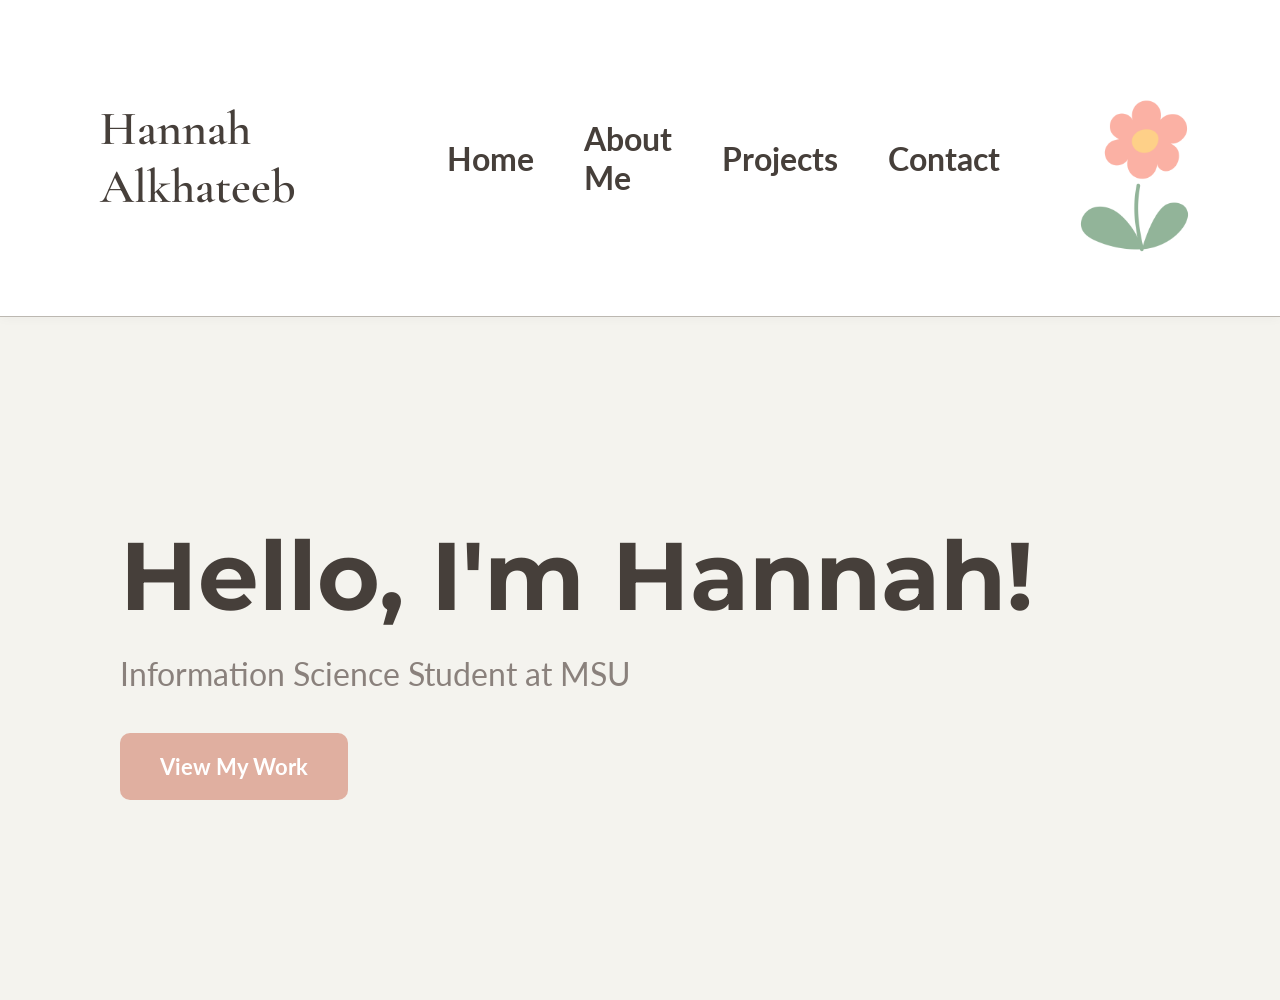
<file: index.html>
<!DOCTYPE html>
<html lang="en">
<head>
  <meta charset="UTF-8">
  <meta name="viewport" content="width=device-width, initial-scale=1.0">
  <title>Hannah Alkhateeb – Portfolio</title>

<link rel="preconnect" href="https://fonts.googleapis.com">
<link rel="preconnect" href="https://fonts.gstatic.com" crossorigin>
<link href="https://fonts.googleapis.com/css2?family=Lato:wght@300;400;500&family=Montserrat:wght@600;700&family=Cormorant+Garamond:wght@500;600;700&display=swap" rel="stylesheet">

  <!-- Your CSS -->
  <link rel="stylesheet" href="css/styles.css">
</head>
<body>

<header>
  <nav>
    <!-- Personal brand logo / name on the left -->
    <div class="logo">Hannah Alkhateeb</div>

    <!-- Navigation links grouped together -->
    <div class="nav-links">
      <a href="index.html">Home</a>
      <a href="about.html">About Me</a>
      <a href="projects.html">Projects</a>
      <a href="contact.html">Contact</a>
    </div>

    <!-- Flower on the right -->
    <img src="images/flower.png" alt="Decorative flower" class="flower-icon">
  </nav>
</header>

  <main>
    <section class="hero">
      <h1>Hello, I'm Hannah!</h1>
      <p>Information Science Student at MSU</p>

     <div class="cta-wrap">
  <a class="cta-button" href="projects.html">View My Work</a>
</div>
    </section>
  </main>

</body>
</html>
</file>
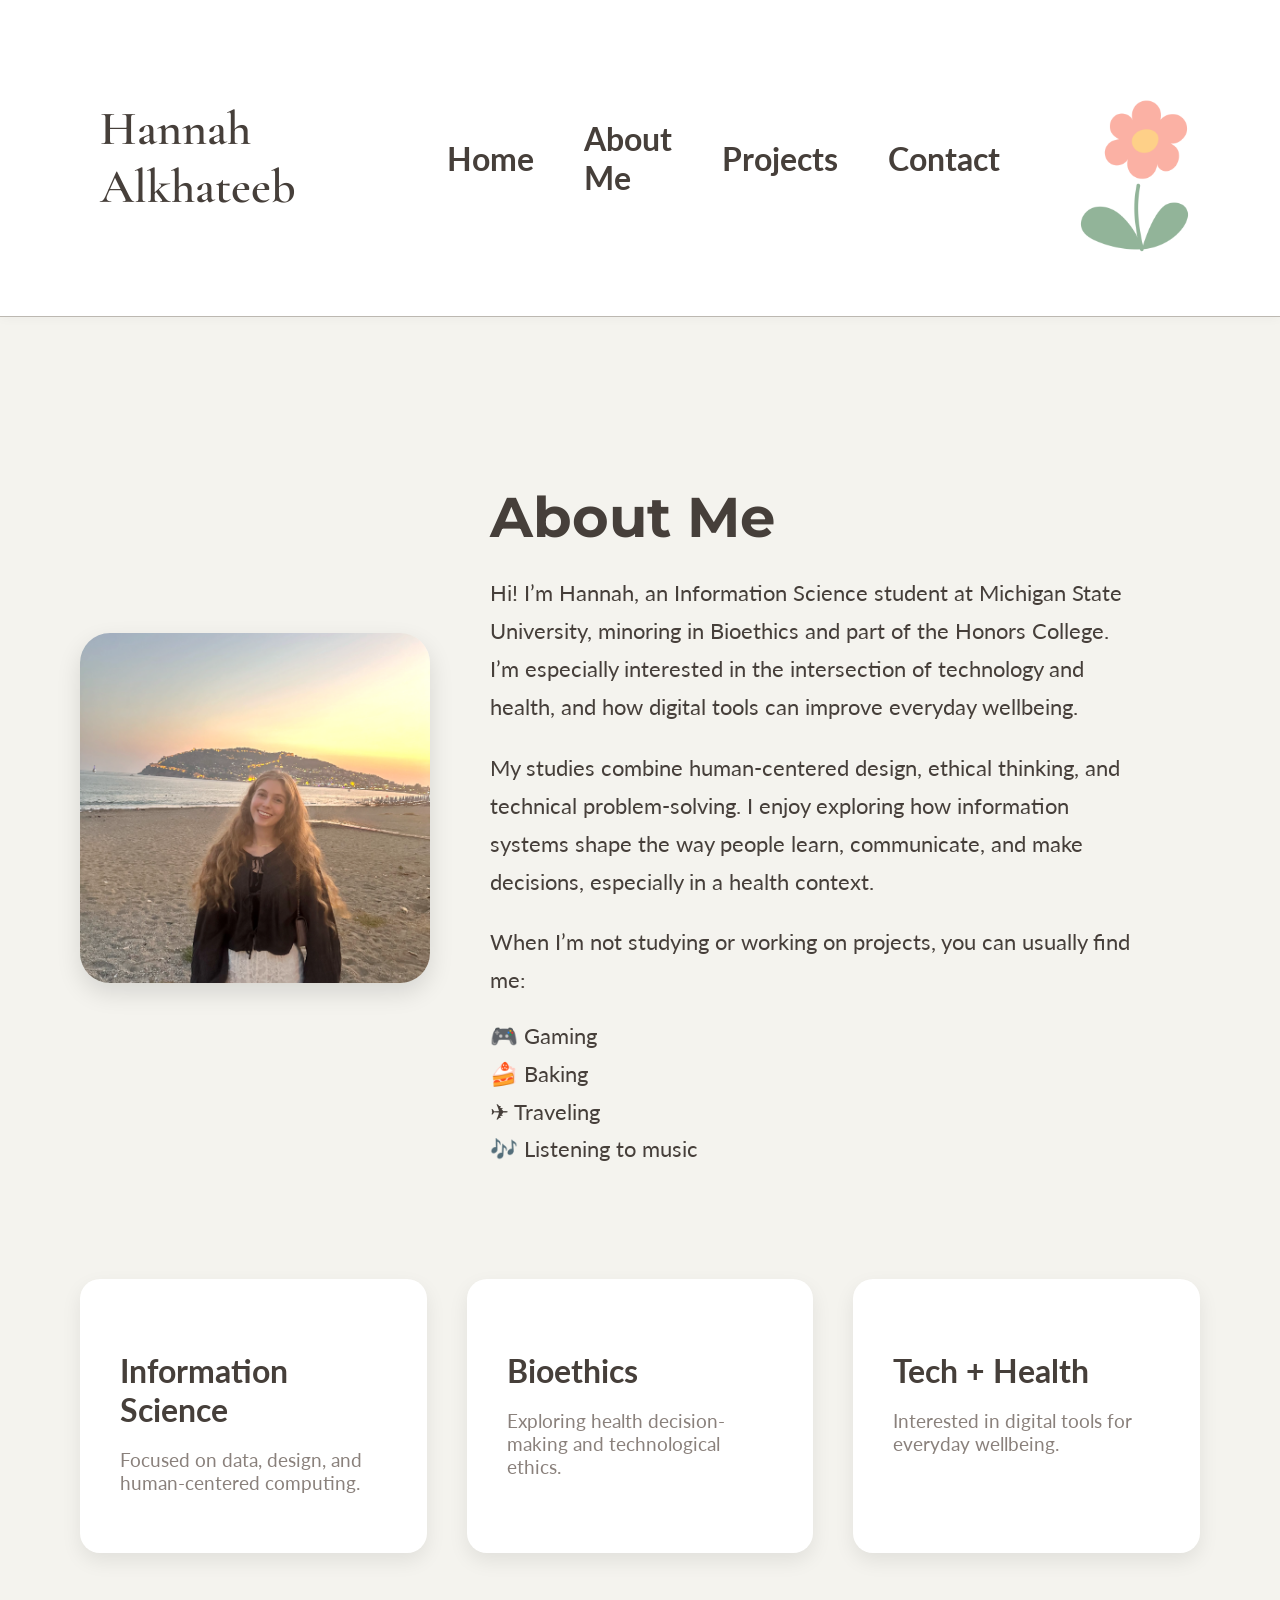
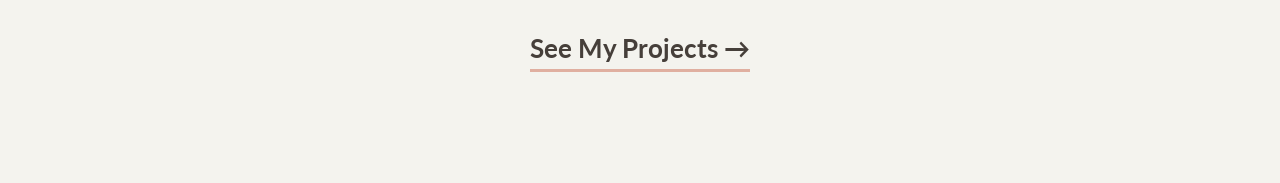
<file: about.html>
<!DOCTYPE html>
<html lang="en">
<head>
  <meta charset="UTF-8">
  <meta name="viewport" content="width=device-width, initial-scale=1.0">
  <title>About Me – Hannah Alkhateeb</title>

  <!-- Google Fonts -->
  <link rel="preconnect" href="https://fonts.googleapis.com">
  <link rel="preconnect" href="https://fonts.gstatic.com" crossorigin>
  <link href="https://fonts.googleapis.com/css2?family=Lato:wght@300;400;500&family=Montserrat:wght@600;700&family=Cormorant+Garamond:wght@500;600;700&display=swap" rel="stylesheet">

  <!-- Your CSS -->
  <link rel="stylesheet" href="css/styles.css">
</head>

<body>

<header>
  <nav>
    <div class="logo">Hannah Alkhateeb</div>

    <div class="nav-links">
      <a href="index.html">Home</a>
      <a href="about.html">About Me</a>
      <a href="projects.html">Projects</a>
      <a href="contact.html">Contact</a>
    </div>

    <img src="images/flower.png" alt="Decorative flower" class="flower-icon">
  </nav>
</header>

<main class="about-container">

  <!-- ABOUT HERO -->
  <section class="about-hero">
    <img src="images/me.png" alt="Profile photo" class="profile-pic">

    <div class="about-text">
      <h2>About Me</h2>

      <p>Hi! I’m Hannah, an Information Science student at Michigan State University, minoring in Bioethics and part of the Honors College. I’m especially interested in the intersection of technology and health, and how digital tools can improve everyday wellbeing.</p>

      <p>My studies combine human-centered design, ethical thinking, and technical problem-solving. I enjoy exploring how information systems shape the way people learn, communicate, and make decisions, especially in a health context.</p>

      <p>When I’m not studying or working on projects, you can usually find me:</p>

      <ul class="about-list">
        <li>🎮 Gaming</li>
        <li>🍰 Baking</li>
        <li>✈️ Traveling</li>
        <li>🎶 Listening to music</li>
      </ul>
    </div>
  </section>

  <!-- INFO CARDS -->
  <section class="info-cards">
    <div class="card">
      <h3>Information Science</h3>
      <p>Focused on data, design, and human-centered computing.</p>
    </div>

    <div class="card">
      <h3>Bioethics</h3>
      <p>Exploring health decision-making and technological ethics.</p>
    </div>

    <div class="card">
      <h3>Tech + Health</h3>
      <p>Interested in digital tools for everyday wellbeing.</p>
    </div>
  </section>

  <!-- CTA -->
  <div class="about-cta">
    <a href="projects.html" class="cta-secondary">See My Projects →</a>
  </div>

</main>

</body>
</html>
</file>
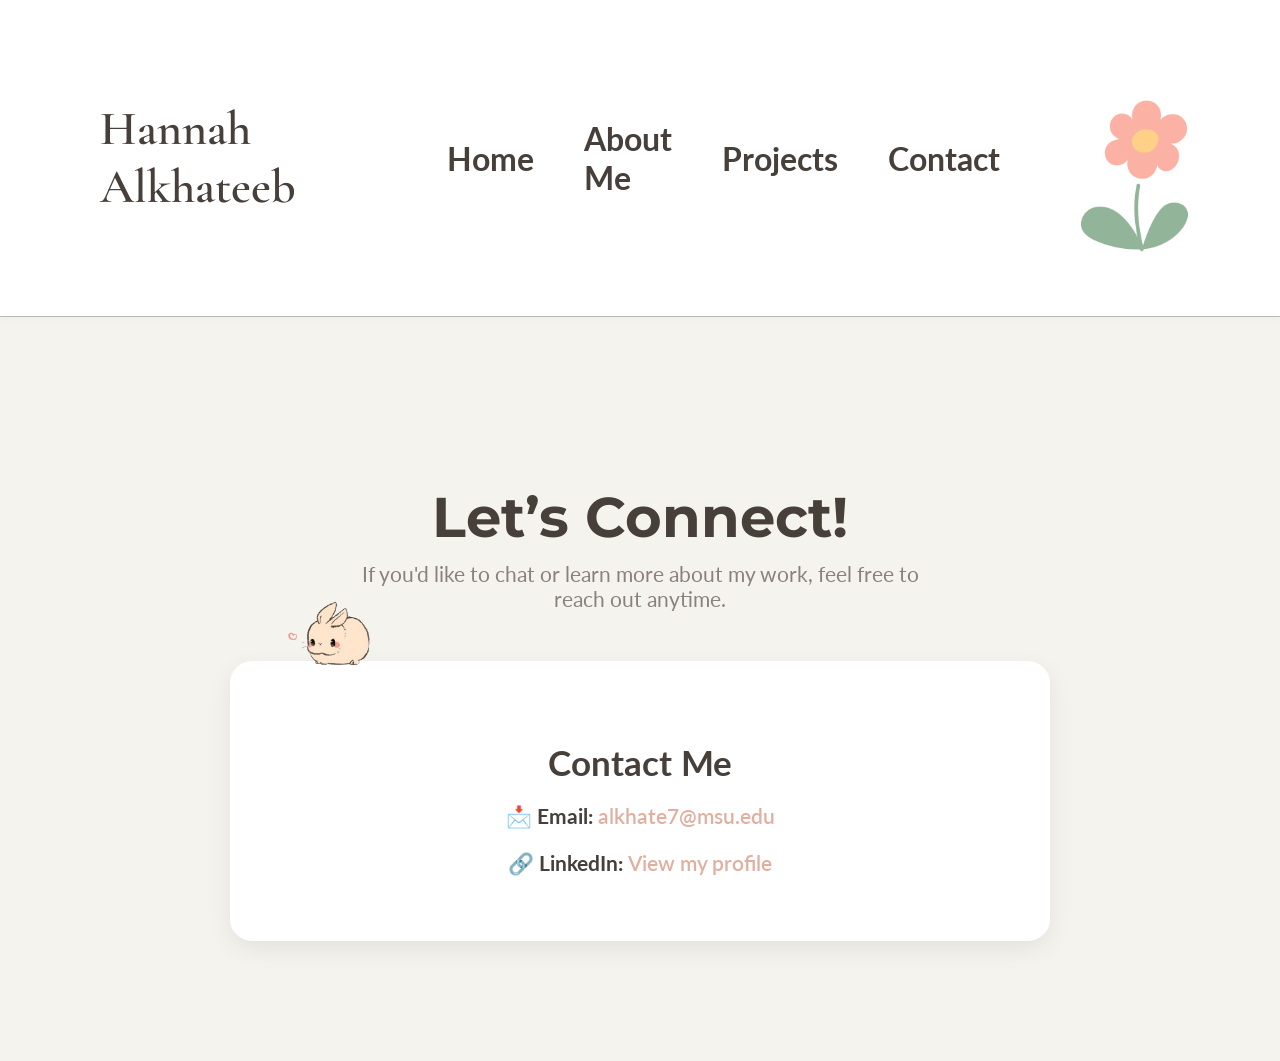
<file: contact.html>
<!DOCTYPE html>
<html lang="en">
<head>
  <meta charset="UTF-8">
  <meta name="viewport" content="width=device-width, initial-scale=1.0">
  <title>Contact – Hannah Alkhateeb</title>

  <link rel="preconnect" href="https://fonts.googleapis.com">
  <link rel="preconnect" href="https://fonts.gstatic.com" crossorigin>
  <link href="https://fonts.googleapis.com/css2?family=Lato:wght@300;400;500&family=Montserrat:wght@600;700&family=Cormorant+Garamond:wght@500;600;700&display=swap" rel="stylesheet">

  <link rel="stylesheet" href="css/styles.css">
</head>

<body>

<header>
  <nav>
    <div class="logo">Hannah Alkhateeb</div>

    <div class="nav-links">
      <a href="index.html">Home</a>
      <a href="about.html">About Me</a>
      <a href="projects.html">Projects</a>
      <a href="contact.html">Contact</a>
    </div>

    <img src="images/flower.png" class="flower-icon" alt="Decorative flower">
  </nav>
</header>

<main class="contact-container">

  <section class="contact-hero">
    <h1>Let’s Connect!</h1>
    <p>If you'd like to chat or learn more about my work, feel free to reach out anytime.</p>
  </section>

  <section class="contact-card glowing-border">
    
    <img src="images/bunny.png" alt="Bunny" class="contact-bunny">
    
    
    <h2>Contact Me</h2>

    <p class="email-line">
      📩 <strong>Email:</strong>
      <a href="mailto:alkhate7@msu.edu">alkhate7@msu.edu</a>
    </p>

    <p class="linkedin-line">
      🔗 <strong>LinkedIn:</strong>
      <a href="https://www.linkedin.com/in/hannah-alkhateeb-8a159b276/" target="_blank">View my profile</a>
    </p>
  </section>

</main>

</body>
</html>
</file>
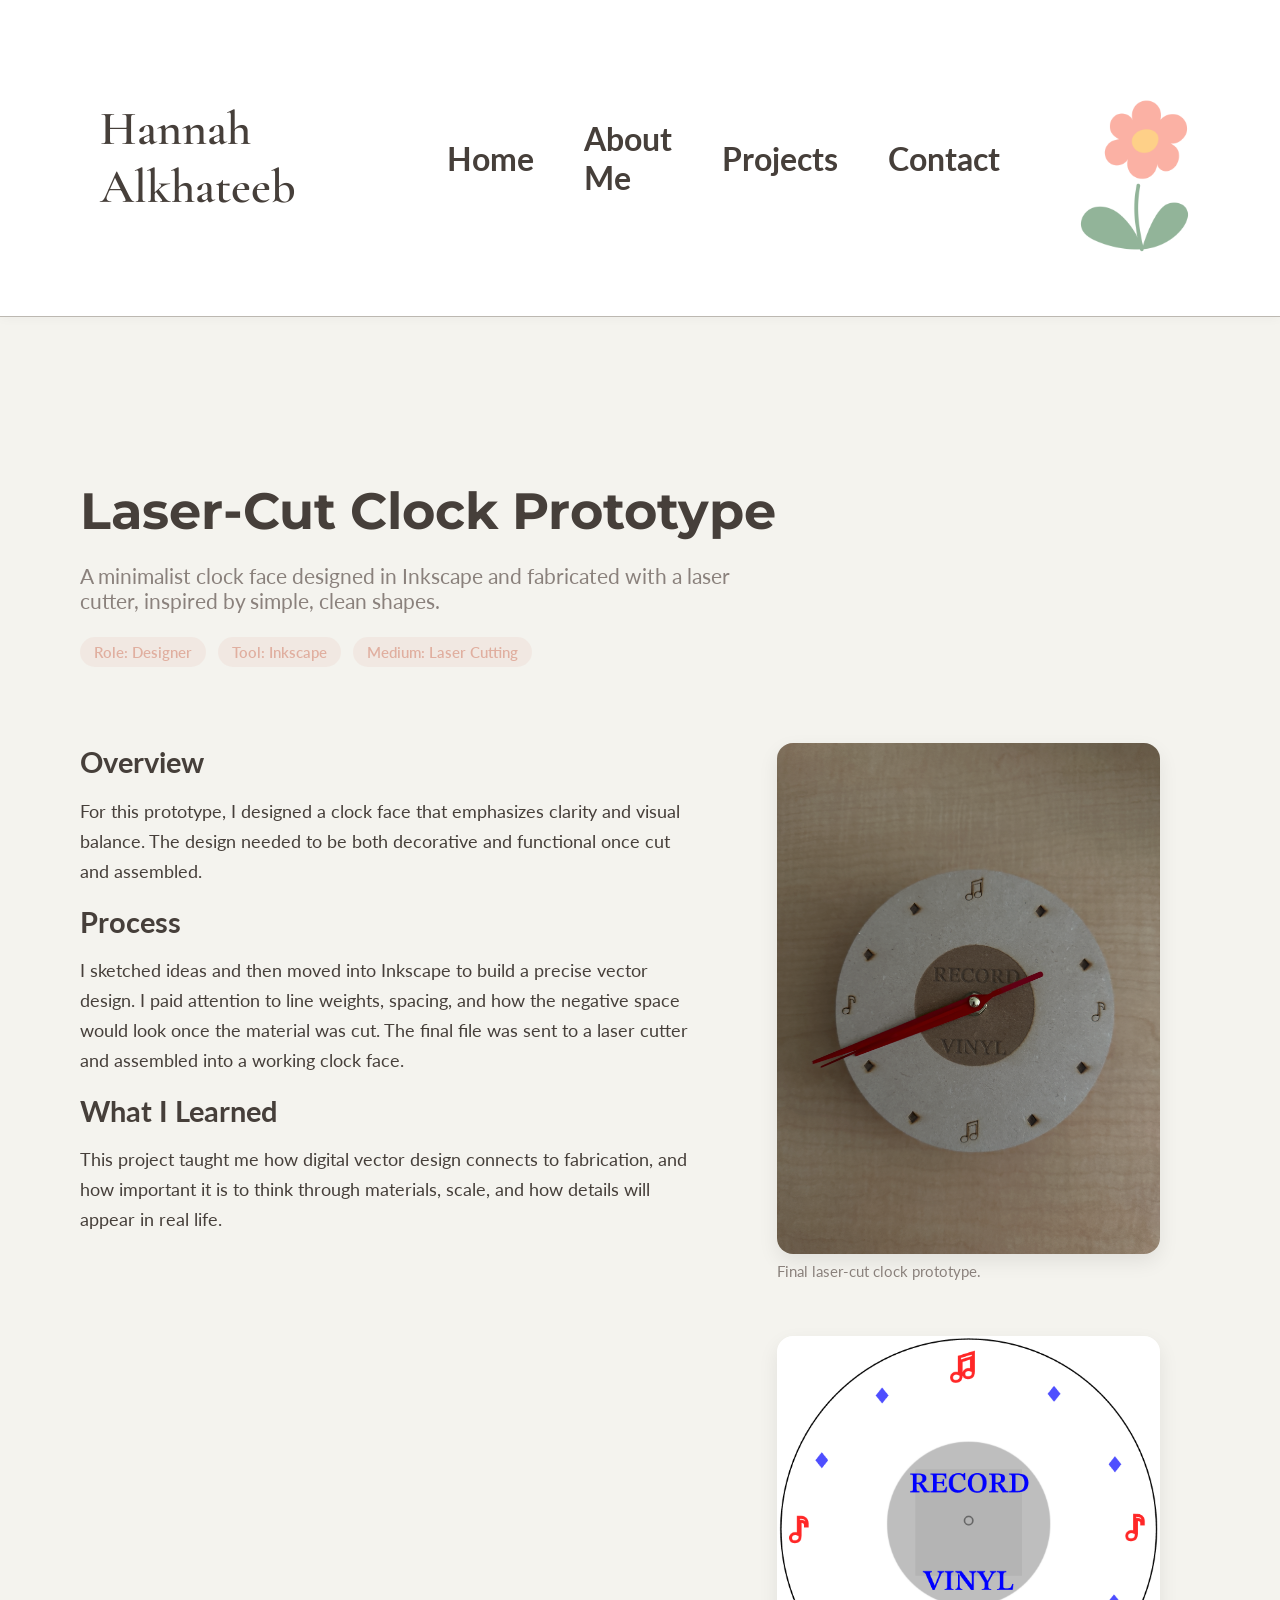
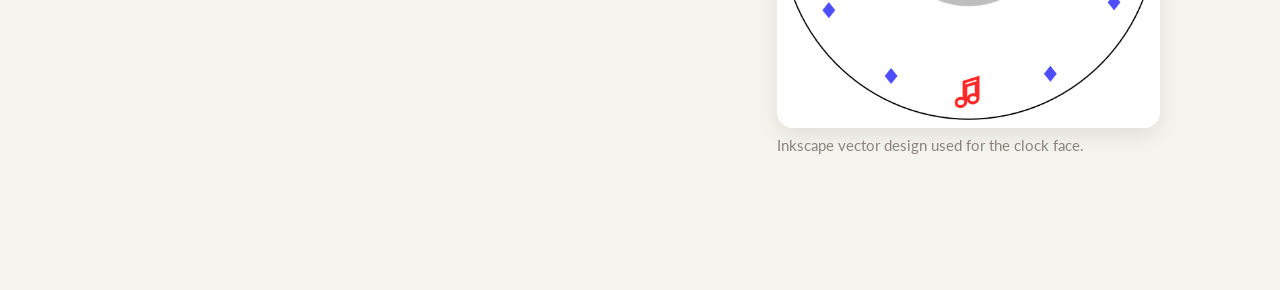
<file: project-clock.html>
<!DOCTYPE html>
<html lang="en">
<head>
  <meta charset="UTF-8">
  <meta name="viewport" content="width=device-width, initial-scale=1.0">
  <title>Laser-Cut Clock Prototype – Project</title>

  <link rel="preconnect" href="https://fonts.googleapis.com">
  <link rel="preconnect" href="https://fonts.gstatic.com" crossorigin>
  <link href="https://fonts.googleapis.com/css2?family=Lato:wght@300;400;500&family=Montserrat:wght@600;700&family=Cormorant+Garamond:wght@500;600;700&display=swap" rel="stylesheet">

  <link rel="stylesheet" href="css/styles.css">
</head>
<body>

<header>
  <nav>
    <div class="logo">Hannah Alkhateeb</div>

    <div class="nav-links">
      <a href="index.html">Home</a>
      <a href="about.html">About Me</a>
      <a href="projects.html">Projects</a>
      <a href="contact.html">Contact</a>
    </div>

    <img src="images/flower.png" class="flower-icon" alt="Decorative flower">
  </nav>
</header>

<main class="project-detail">

  <section class="project-hero">
    <h1>Laser-Cut Clock Prototype</h1>
    <p class="project-subtitle">
      A minimalist clock face designed in Inkscape and fabricated with a laser cutter, inspired by simple, clean shapes.
    </p>

    <div class="project-meta">
      <span class="pill">Role: Designer</span>
      <span class="pill">Tool: Inkscape</span>
      <span class="pill">Medium: Laser Cutting</span>
    </div>
  </section>

  <section class="project-layout">
    <div class="project-copy">
      <h2>Overview</h2>
      <p>
        For this prototype, I designed a clock face that emphasizes clarity and visual balance. 
        The design needed to be both decorative and functional once cut and assembled.
      </p>

      <h2>Process</h2>
      <p>
        I sketched ideas and then moved into Inkscape to build a precise vector design. 
        I paid attention to line weights, spacing, and how the negative space would look once the material was cut. 
        The final file was sent to a laser cutter and assembled into a working clock face.
      </p>

      <h2>What I Learned</h2>
      <p>
        This project taught me how digital vector design connects to fabrication, and how important it is to think through materials, 
        scale, and how details will appear in real life.
      </p>
    </div>

    <div class="project-images">
      <figure class="project-image">
        <img src="images/clock.png" alt="Final laser-cut clock prototype">
        <figcaption>Final laser-cut clock prototype.</figcaption>
      </figure>

      <figure class="project-image">
        <img src="images/ink.png" alt="Inkscape clock design file">
        <figcaption>Inkscape vector design used for the clock face.</figcaption>
      </figure>
    </div>
  </section>

</main>

</body>
</html>
</file>
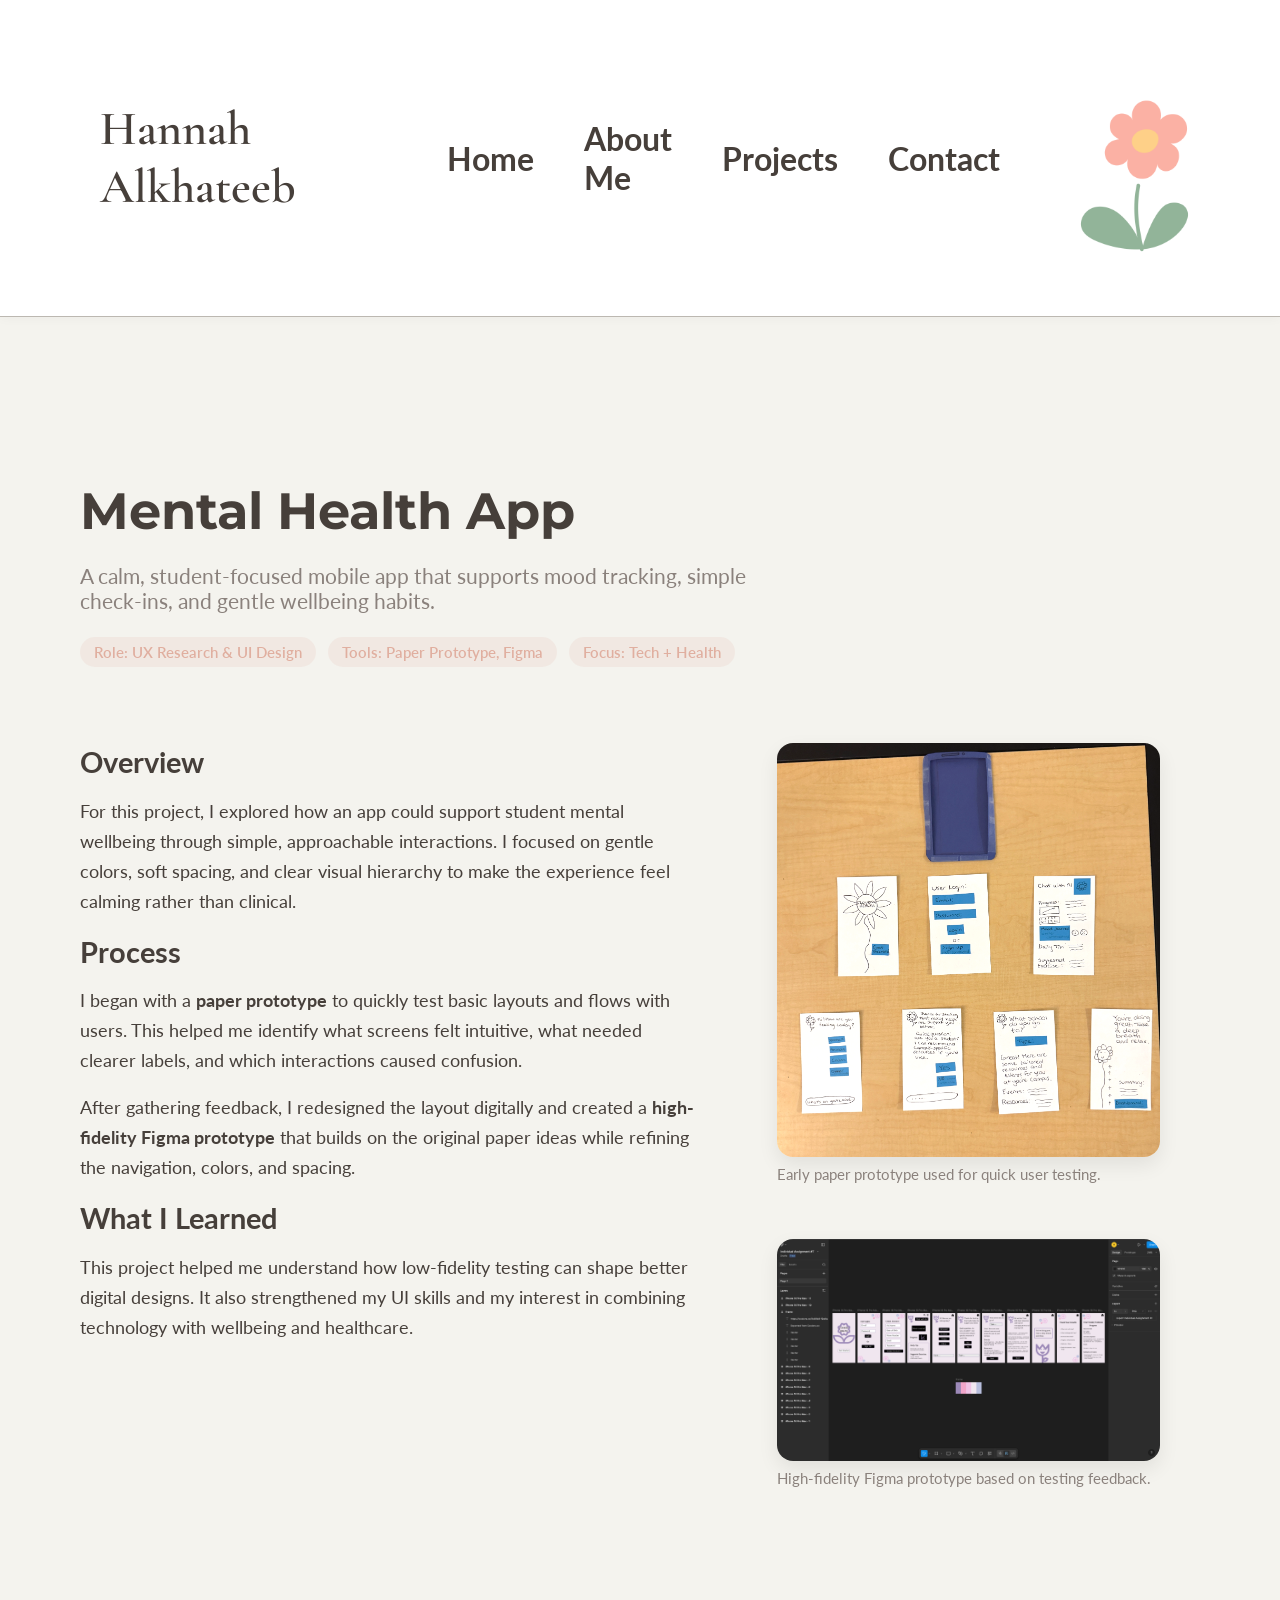
<file: project-healthapp.html>
<!DOCTYPE html>
<html lang="en">
<head>
  <meta charset="UTF-8">
  <meta name="viewport" content="width=device-width, initial-scale=1.0">
  <title>Mental Health App – Project</title>

  <link rel="preconnect" href="https://fonts.googleapis.com">
  <link rel="preconnect" href="https://fonts.gstatic.com" crossorigin>
  <link href="https://fonts.googleapis.com/css2?family=Lato:wght@300;400;500&family=Montserrat:wght@600;700&family=Cormorant+Garamond:wght@500;600;700&display=swap" rel="stylesheet">

  <link rel="stylesheet" href="css/styles.css">
</head>

<body>

<header>
  <nav>
    <div class="logo">Hannah Alkhateeb</div>

    <div class="nav-links">
      <a href="index.html">Home</a>
      <a href="about.html">About Me</a>
      <a href="projects.html">Projects</a>
      <a href="contact.html">Contact</a>
    </div>

    <img src="images/flower.png" class="flower-icon" alt="Decorative flower">
  </nav>
</header>

<main class="project-detail">

  <!-- HERO -->
  <section class="project-hero fade-project">
    <h1>Mental Health App</h1>
    <p class="project-subtitle">
      A calm, student-focused mobile app that supports mood tracking, simple check-ins, and gentle wellbeing habits.
    </p>

    <div class="project-meta">
      <span class="pill">Role: UX Research & UI Design</span>
      <span class="pill">Tools: Paper Prototype, Figma</span>
      <span class="pill">Focus: Tech + Health</span>
    </div>
  </section>


  <!-- PROJECT BODY -->
  <section class="project-layout">

    <div class="project-copy">

      <h2>Overview</h2>
      <p>
        For this project, I explored how an app could support student mental wellbeing through simple, approachable interactions.
        I focused on gentle colors, soft spacing, and clear visual hierarchy to make the experience feel calming rather than clinical.
      </p>

      <h2>Process</h2>
      <p>
        I began with a <strong>paper prototype</strong> to quickly test basic layouts and flows with users. This helped me identify 
        what screens felt intuitive, what needed clearer labels, and which interactions caused confusion.
      </p>

      <p>
        After gathering feedback, I redesigned the layout digitally and created a <strong>high-fidelity Figma prototype</strong> 
        that builds on the original paper ideas while refining the navigation, colors, and spacing.
      </p>

      <h2>What I Learned</h2>
      <p>
        This project helped me understand how low-fidelity testing can shape better digital designs. It also strengthened my UI skills and my interest in combining technology with wellbeing and healthcare.
      </p>

    </div>

    <div class="project-images">

      <!-- PAPER PROTOTYPE IMAGE -->
      <figure class="project-image fade-project">
        <img src="images/paper.png" alt="Paper prototype sketches for mental health app">
        <figcaption>Early paper prototype used for quick user testing.</figcaption>
      </figure>

      <!-- FIGMA PROTOTYPE IMAGE -->
      <figure class="project-image fade-project">
        <img src="images/health.png" alt="Figma screens of mental health app">
        <figcaption>High-fidelity Figma prototype based on testing feedback.</figcaption>
      </figure>

    </div>

  </section>

</main>

</body>
</html>
</file>
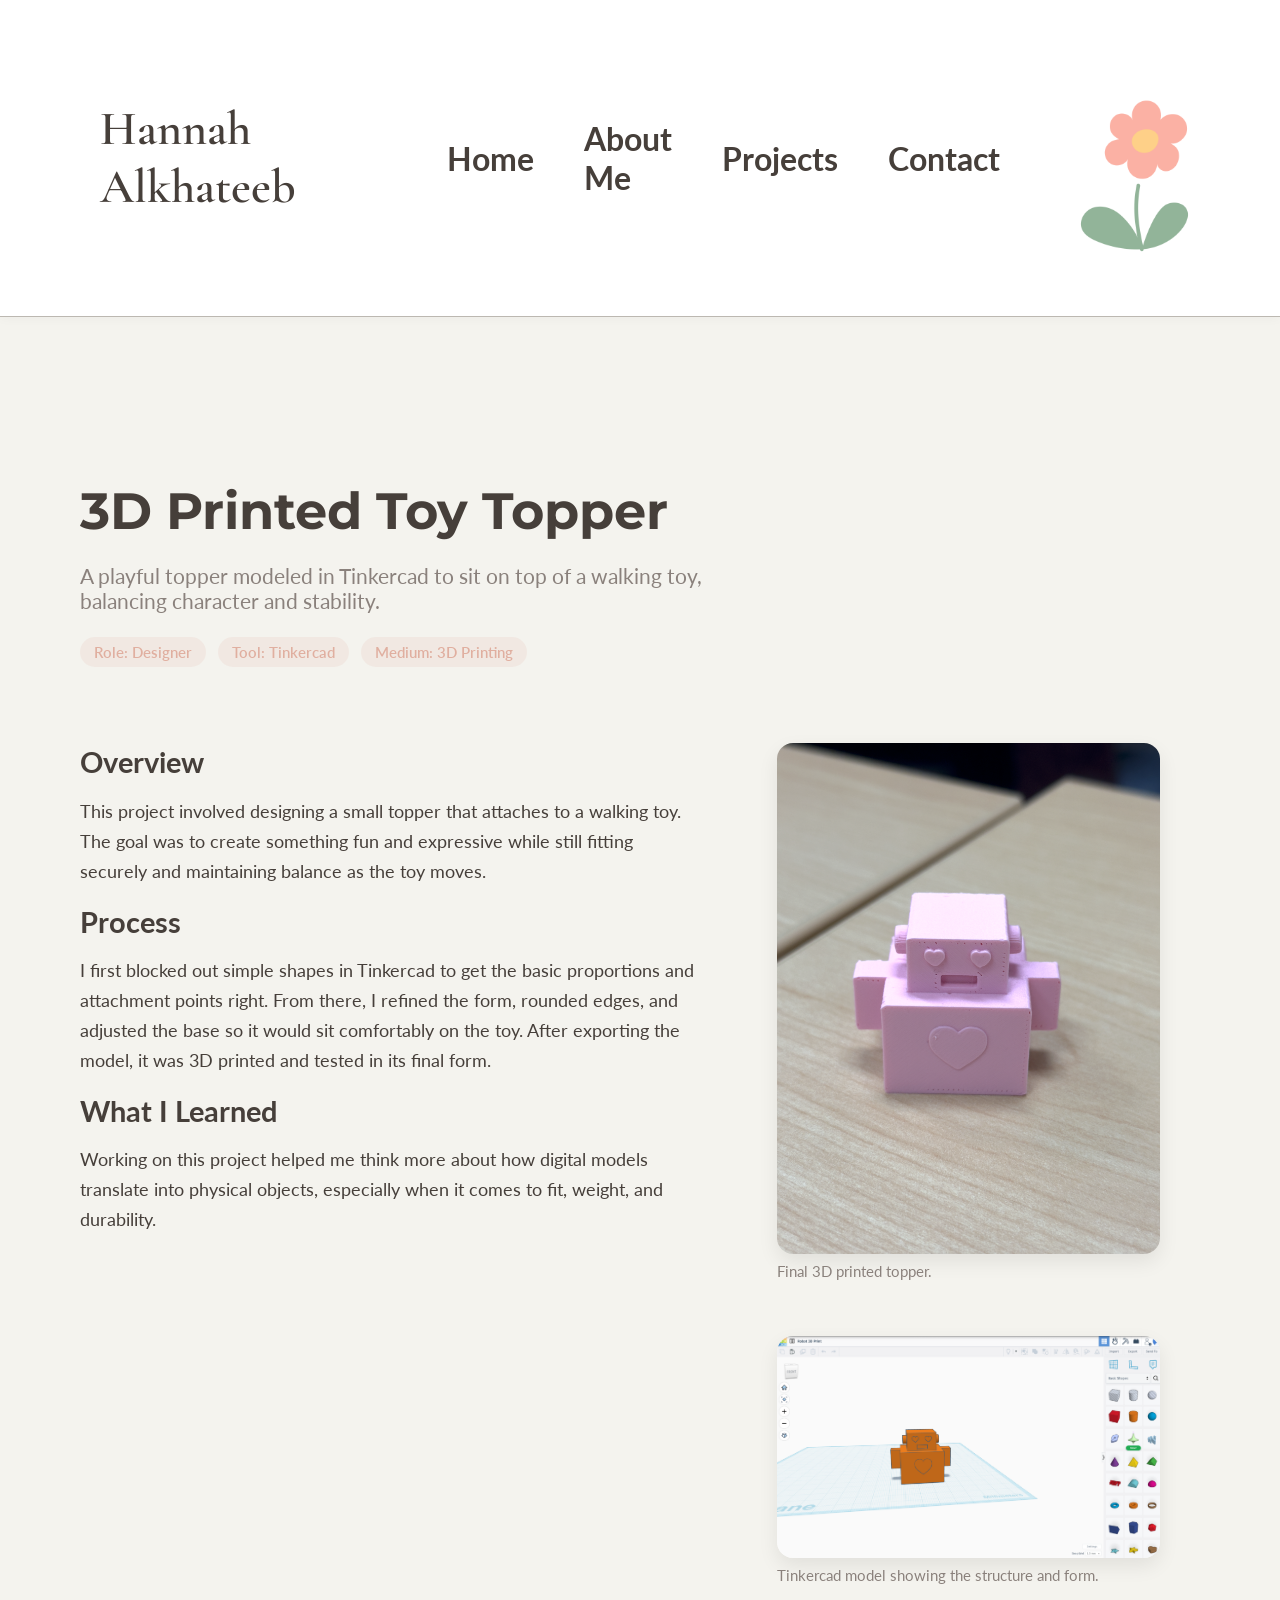
<file: project-toytopper.html>
<!DOCTYPE html>
<html lang="en">
<head>
  <meta charset="UTF-8">
  <meta name="viewport" content="width=device-width, initial-scale=1.0">
  <title>3D Printed Toy Topper – Project</title>

  <link rel="preconnect" href="https://fonts.googleapis.com">
  <link rel="preconnect" href="https://fonts.gstatic.com" crossorigin>
  <link href="https://fonts.googleapis.com/css2?family=Lato:wght@300;400;500&family=Montserrat:wght@600;700&family=Cormorant+Garamond:wght@500;600;700&display=swap" rel="stylesheet">

  <link rel="stylesheet" href="css/styles.css">
</head>
<body>

<header>
  <nav>
    <div class="logo">Hannah Alkhateeb</div>

    <div class="nav-links">
      <a href="index.html">Home</a>
      <a href="about.html">About Me</a>
      <a href="projects.html">Projects</a>
      <a href="contact.html">Contact</a>
    </div>

    <img src="images/flower.png" class="flower-icon" alt="Decorative flower">
  </nav>
</header>

<main class="project-detail">

  <section class="project-hero">
    <h1>3D Printed Toy Topper</h1>
    <p class="project-subtitle">
      A playful topper modeled in Tinkercad to sit on top of a walking toy, balancing character and stability.
    </p>

    <div class="project-meta">
      <span class="pill">Role: Designer</span>
      <span class="pill">Tool: Tinkercad</span>
      <span class="pill">Medium: 3D Printing</span>
    </div>
  </section>

  <section class="project-layout">
    <div class="project-copy">
      <h2>Overview</h2>
      <p>
        This project involved designing a small topper that attaches to a walking toy. 
        The goal was to create something fun and expressive while still fitting securely and maintaining balance as the toy moves.
      </p>

      <h2>Process</h2>
      <p>
        I first blocked out simple shapes in Tinkercad to get the basic proportions and attachment points right. 
        From there, I refined the form, rounded edges, and adjusted the base so it would sit comfortably on the toy. 
        After exporting the model, it was 3D printed and tested in its final form.
      </p>

      <h2>What I Learned</h2>
      <p>
        Working on this project helped me think more about how digital models translate into physical objects, 
        especially when it comes to fit, weight, and durability.
      </p>
    </div>

    <div class="project-images">
      <figure class="project-image">
        <img src="images/3d.png" alt="Final 3D printed toy topper">
        <figcaption>Final 3D printed topper.</figcaption>
      </figure>

      <figure class="project-image">
        <img src="images/tink.png" alt="Tinkercad model of toy topper">
        <figcaption>Tinkercad model showing the structure and form.</figcaption>
      </figure>
    </div>
  </section>

</main>

</body>
</html>
</file>
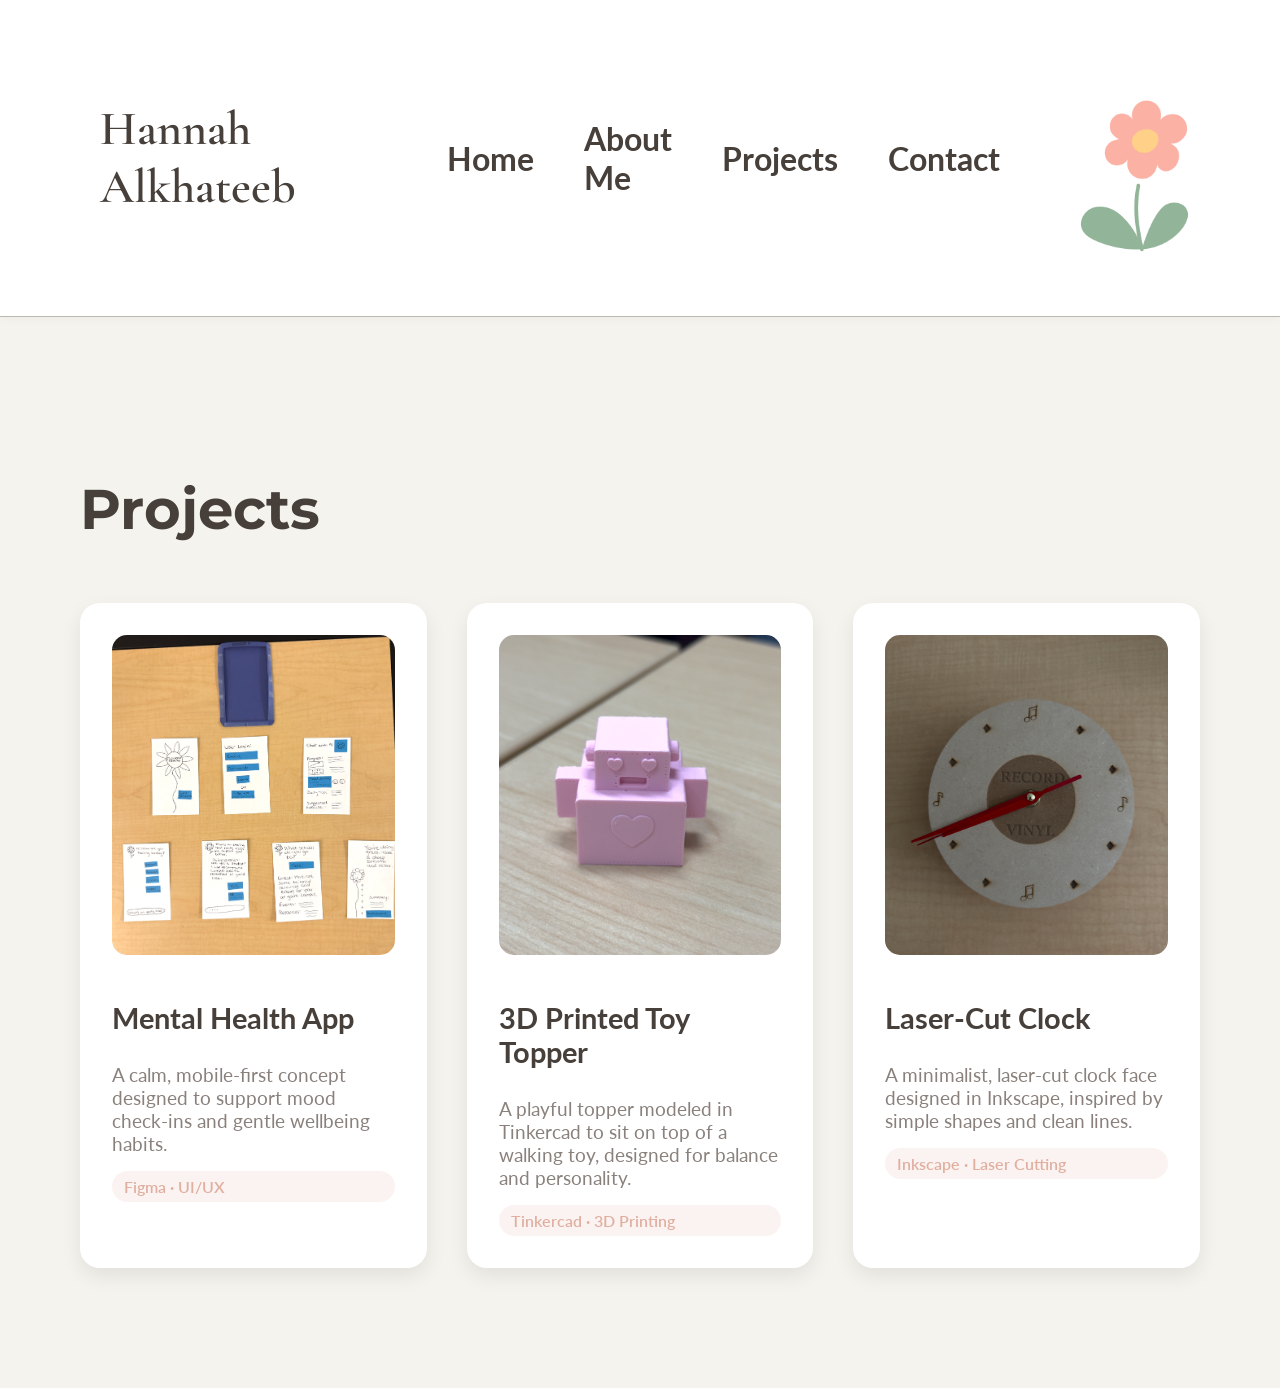
<file: projects.html>
<!DOCTYPE html>
<html lang="en">
<head>
  <meta charset="UTF-8">
  <meta name="viewport" content="width=device-width, initial-scale=1.0">
  <title>Projects – Hannah Alkhateeb</title>

  <!-- Google Fonts -->
  <link rel="preconnect" href="https://fonts.googleapis.com">
  <link rel="preconnect" href="https://fonts.gstatic.com" crossorigin>
  <link href="https://fonts.googleapis.com/css2?family=Lato:wght@300;400;500&family=Montserrat:wght@600;700&family=Cormorant+Garamond:wght@500;600;700&display=swap" rel="stylesheet">

  <!-- CSS -->
  <link rel="stylesheet" href="css/styles.css">
</head>

<body>

<header>
  <nav>
    <div class="logo">Hannah Alkhateeb</div>

    <div class="nav-links">
      <a href="index.html">Home</a>
      <a href="about.html">About Me</a>
      <a href="projects.html">Projects</a>
      <a href="contact.html">Contact</a>
    </div>

    <img src="images/flower.png" class="flower-icon" alt="Decorative flower">
  </nav>
</header>

<main class="projects-container">
  <h1 class="projects-title">Projects</h1>

  <section class="project-grid">

    <!-- Project 1: Mental Health App -->
    <a href="project-healthapp.html" class="project-card">
      <img src="images/paper.png" alt="Mental health app screen" class="project-img">
      <h3>Mental Health App</h3>
      <p>A calm, mobile-first concept designed to support mood check-ins and gentle wellbeing habits.</p>
      <span class="project-tag">Figma · UI/UX</span>
    </a>

    <!-- Project 2: 3D Printed Toy Topper -->
    <a href="project-toytopper.html" class="project-card">
      <img src="images/3d.png" alt="3D printed toy topper" class="project-img">
      <h3>3D Printed Toy Topper</h3>
      <p>A playful topper modeled in Tinkercad to sit on top of a walking toy, designed for balance and personality.</p>
      <span class="project-tag">Tinkercad · 3D Printing</span>
    </a>

    <!-- Project 3: Laser-Cut Clock Prototype -->
    <a href="project-clock.html" class="project-card">
      <img src="images/clock.png" alt="Laser-cut clock prototype" class="project-img">
      <h3>Laser-Cut Clock</h3>
      <p>A minimalist, laser-cut clock face designed in Inkscape, inspired by simple shapes and clean lines.</p>
      <span class="project-tag">Inkscape · Laser Cutting</span>
    </a>

  </section>
</main>

</body>
</html>
</file>
<file: css/styles.css>
/*GLOBAL VARIABLES*/

:root {
  --dark: #463f3a;
  --taupe: #8a817c;
  --light: #bcb8b1;
  --offwhite: #f4f3ee;
  --peach: #e0afa0;

  --heading-font: 'Montserrat', system-ui, sans-serif;
  --body-font: 'Lato', system-ui, sans-serif;
}

/*GLOBAL BASE STYLES*/

* {
  box-sizing: border-box;
}

body {
  margin: 0;
  font-family: var(--body-font);
  background-color: var(--offwhite);
  color: var(--dark);

  opacity: 0;
  animation: pageFloat 0.7s ease-out forwards;
}

   /*HEADER + NAV*/

header {
  background-color: #ffffff;
  padding: 100px 0;
  border-bottom: 1px solid var(--light);
  box-shadow: 0 2px 10px rgba(0,0,0,0.03);
}

nav {
  display: flex;
  justify-content: flex-start;
  align-items: center;
  gap: 80px;
  padding-left: 100px;
  padding-right: 200px;
  position: relative;
}

/* Logo */
.logo {
  font-family: 'Cormorant Garamond', serif;
  font-size: 3rem;
  font-weight: 600;
  color: var(--dark);
}

/* Nav links wrapper */
.nav-links {
  display: flex;
  gap: 50px;
  align-items: center;
  margin-left: auto;
  margin-right: 80px;
}

/* Individual nav links */
nav a {
  text-decoration: none;
  color: var(--dark);
  font-weight: 700;
  font-size: 2rem;
  transition: color 0.2s ease;
  letter-spacing: normal; 
  word-spacing: 0.35rem;
}

/* Small click bump */
nav a:active {
  animation: bump 0.25s ease-out;
}

nav a:hover {
  color: var(--peach);
}

/* Flower icon in header */
/* Slight lift on desktop to prevent overlap */
@media (min-width: 801px) {
  .flower-icon {
    top: -35px;     /* was -15px */
  }
}

.flower-icon {
  width: 180px;
  position: absolute;
  right: 50px;
  top: -15px;
  animation: grow 5s ease-in-out infinite;
}


/*HOMEPAGE HERO */

.hero {
  padding: 200px 20px;
  margin-left: 100px;
  display: flex;
  flex-direction: column;
  text-align: left;
}

.hero h1,
.hero p,
.cta-wrap {
  opacity: 0;
  transform: translateY(20px);
  animation: fadeUp 0.9s ease-out forwards;
}

.hero h1 { animation-delay: 0.2s; }
.hero p { animation-delay: 0.35s; }
.cta-wrap { animation-delay: 0.5s; }

@keyframes fadeUp {
  from { opacity: 0; transform: translateY(20px); }
  to { opacity: 1; transform: translateY(0); }
}

.hero h1 {
  font-family: var(--heading-font);
  font-size: 6rem;
  margin: 0;
}

.hero p {
  font-size: 2rem;
  color: var(--taupe);
  margin: 20px 0 40px 0;
}

.cta-button {
  background-color: var(--peach);
  color: white;
  padding: 20px 40px;
  border-radius: 10px;
  text-decoration: none;
  font-weight: 700;
  font-size: 1.4rem;
  display: inline-block;
  transition: transform 0.3s ease;
}

.cta-button:hover {
  animation: wiggle 0.45s ease-in-out;
}

@keyframes wiggle {
  0% { transform: rotate(0); }
  25% { transform: rotate(1deg); }
  50% { transform: rotate(-1deg); }
  75% { transform: rotate(1deg); }
  100% { transform: rotate(0); }
}

/* ABOUT PAGE */

.about-container {
  max-width: 1200px;
  margin: 0 auto;
  padding: 120px 40px;
}

/* About hero: image + text */
.about-hero {
  display: flex;
  align-items: center;
  gap: 60px;
  margin-bottom: 100px;

  opacity: 0;
  animation: fadeUp 0.8s ease-out forwards;
  animation-delay: 0.3s;

  min-height: 350px;
}

.profile-pic {
  width: 350px;
  height: 350px;
  object-fit: cover;
  border-radius: 30px;
  box-shadow: 0 10px 25px rgba(0,0,0,0.12);
}

.about-text h2 {
  font-size: 3.5rem;
  margin-bottom: 20px;
  font-family: var(--heading-font);
}

.about-text p {
  font-size: 1.4rem;
  max-width: 650px;
  line-height: 1.7;
  color: var(--dark);
}

/* Emoji list */
.about-list {
  list-style: none;
  padding: 0;
  margin-top: 20px;
}

.about-list li {
  font-size: 1.4rem;
  margin-bottom: 10px;
  transition: transform 0.25s ease, color 0.25s ease;
}

.about-list li:hover {
  transform: translateY(-4px);
  color: var(--peach);
}

/* Info cards under about */
.info-cards {
  display: grid;
  grid-template-columns: repeat(3, 1fr);
  gap: 40px;
  margin-bottom: 80px;
}

.card {
  background-color: white;
  padding: 40px;
  border-radius: 20px;
  box-shadow: 0 8px 20px rgba(0,0,0,0.08);
  position: relative;
  overflow: hidden;
  transition: transform 0.3s ease, box-shadow 0.3s ease;
}

.card:hover {
  transform: translateY(-6px);
  box-shadow: 0 12px 30px rgba(0,0,0,0.12);
}

/* Peach glow border on hover */
.card::after {
  content: "";
  position: absolute;
  inset: 0;
  border-radius: 20px;
  background: linear-gradient(45deg, #e0afa0, transparent 60%);
  opacity: 0;
  pointer-events: none;
  transition: opacity 0.3s ease;
}

.card:hover::after {
  opacity: 1;
}

.card h3 {
  font-size: 2rem;
  margin-bottom: 10px;
}

.card p {
  font-size: 1.2rem;
  color: var(--taupe);
}

/* About page CTA */
.about-cta {
  text-align: center;
}

.cta-secondary {
  font-size: 1.6rem;
  text-decoration: none;
  color: var(--dark);
  font-weight: 700;
  padding-bottom: 6px;
  border-bottom: 3px solid var(--peach);
  transition: color 0.3s ease, transform 0.3s ease;
}

.cta-secondary:hover {
  color: var(--peach);
  transform: translateY(-3px);
}

/* PROJECTS GRID PAGE */

.projects-container {
  max-width: 1200px;
  margin: 0 auto;
  padding: 120px 40px;
}

.projects-title {
  font-size: 3.5rem;
  font-family: var(--heading-font);
  margin-bottom: 60px;
  text-align: left;
}

.project-grid {
  display: grid;
  grid-template-columns: repeat(3, 1fr);
  gap: 40px;
}

/* Project cards */
.project-card {
  background-color: #ffffff;
  padding: 32px;
  border-radius: 20px;
  text-decoration: none;
  color: var(--dark);
  box-shadow: 0 8px 20px rgba(0,0,0,0.08);
  position: relative;
  overflow: hidden;

  display: flex;
  flex-direction: column;

  transition: transform 0.3s ease, box-shadow 0.3s ease;
}

.project-card:hover {
  transform: translateY(-6px);
  box-shadow: 0 12px 30px rgba(0,0,0,0.12);
}

.project-card::after {
  content: "";
  position: absolute;
  inset: 0;
  border-radius: 20px;
  background: linear-gradient(45deg, #e0afa0, transparent 60%);
  opacity: 0;
  pointer-events: none;
  transition: opacity 0.3s ease;
}

.project-card:hover::after {
  opacity: 1;
}

.project-img {
  width: 100%;
  height: 320px;
  object-fit: cover;
  border-radius: 15px;
  margin-bottom: 18px;
}

.project-card h3 {
  font-size: 1.8rem;
  margin-bottom: 8px;
}

.project-card p {
  font-size: 1.2rem;
  color: var(--taupe);
  margin-bottom: 16px;
}

.project-tag {
  display: inline-block;
  font-size: 1rem;
  padding: 6px 12px;
  border-radius: 999px;
  background-color: rgba(224, 175, 160, 0.15);
  color: var(--peach);
  font-weight: 600;
}

/* PROJECT DETAIL PAGES */

.project-detail {
  max-width: 1200px;
  margin: 0 auto;
  padding: 120px 40px;
}

.project-hero {
  margin-bottom: 60px;
  opacity: 0;
  transform: translateY(20px);
  animation: fadeUp 0.9s ease-out forwards;
  animation-delay: 0.2s;
}

.project-hero h1 {
  font-family: var(--heading-font);
  font-size: 3.2rem;
  margin-bottom: 12px;
}

.project-subtitle {
  font-size: 1.3rem;
  color: var(--taupe);
  max-width: 700px;
  margin-bottom: 24px;
}

.project-meta {
  display: flex;
  flex-wrap: wrap;
  gap: 12px;
}

.pill {
  display: inline-block;
  padding: 6px 14px;
  border-radius: 999px;
  background-color: rgba(224, 175, 160, 0.15);
  color: var(--peach);
  font-size: 0.95rem;
  font-weight: 600;
}

/* Layout: text + images */
.project-layout {
  display: grid;
  grid-template-columns: minmax(0, 2fr) minmax(0, 1.5fr);
  gap: 40px;
  align-items: flex-start;
}

.project-copy h2 {
  font-size: 1.8rem;
  margin-bottom: 8px;
  margin-top: 18px;
}

.project-copy p {
  font-size: 1.1rem;
  line-height: 1.7;
  color: var(--dark);
}

/* Images column */
.project-images {
  display: flex;
  flex-direction: column;
  gap: 24px;
}

.project-image img {
  width: 100%;
  border-radius: 16px;
  box-shadow: 0 8px 20px rgba(0,0,0,0.08);
  display: block;
}

.project-image figcaption {
  font-size: 0.95rem;
  color: var(--taupe);
  margin-top: 8px;
}

/* CONTACT PAGE */

.contact-container {
  max-width: 900px;
  margin: 0 auto;
  padding: 120px 40px;
  text-align: center;
}

.contact-hero h1 {
  font-size: 3.5rem;
  font-family: var(--heading-font);
  margin-bottom: 10px;
  opacity: 0;
  animation: fadeUp 0.9s ease-out forwards;
}

.contact-hero p {
  font-size: 1.3rem;
  color: var(--taupe);
  max-width: 600px;
  margin: 0 auto 50px auto;
  opacity: 0;
  animation: fadeUp 0.9s ease-out forwards;
  animation-delay: 0.15s;
}

/* Contact Card */
.contact-card {
  background: #ffffff;
  padding: 50px;
  border-radius: 22px;
  box-shadow: 0 8px 25px rgba(0,0,0,0.07);
  position: relative;
  overflow: visible;

  opacity: 0;
  animation: fadeUp 0.9s ease-out forwards;
  animation-delay: 0.3s;
}

.contact-card h2 {
  font-size: 2.2rem;
  margin-bottom: 20px;
}

.email-line,
.linkedin-line {
  font-size: 1.3rem;
  margin-bottom: 15px;
}

.contact-card a {
  color: var(--peach);
  font-weight: 600;
  text-decoration: none;
}

.contact-card a:hover {
  text-decoration: underline;
}

/* Glow border on contact card */
.contact-card::after {
  content: "";
  position: absolute;
  inset: 0;
  border-radius: 22px;
  padding: 2px;
  background: linear-gradient(45deg, #e0afa0, transparent 60%);
  opacity: 0;
  pointer-events: none;
  transition: opacity 0.3s ease;
  z-index: 2;
}

.contact-card:hover::after {
  opacity: 1;
}

/* Bunny sitting on card */
.contact-bunny {
  width: 205px;
  position: absolute;
  top: -85px;
  left: -5px;
  z-index: 10;
  transform-origin: bottom center;
  animation: bunnyHop 2.4s ease-in-out infinite;
}

/* ANIMATIONS */

@keyframes pageFloat {
  from { opacity: 0; transform: translateY(15px); }
  to   { opacity: 1; transform: translateY(0); }
}

@keyframes bump {
  0%   { transform: translateY(0); }
  50%  { transform: translateY(3px); }
  100% { transform: translateY(0); }
}

@keyframes grow {
  0%, 100% { transform: scale(1); }
  50%      { transform: scale(1.1); }
}

@keyframes fadeUp {
  from { opacity: 0; transform: translateY(20px); }
  to   { opacity: 1; transform: translateY(0); }
}

@keyframes wiggle {
  0%   { transform: rotate(0); }
  25%  { transform: rotate(1deg); }
  50%  { transform: rotate(-1deg); }
  75%  { transform: rotate(1deg); }
  100% { transform: rotate(0); }
}

@keyframes bunnyHop {
  0%   { transform: translateY(0); }
  20%  { transform: translateY(-8px); }
  40%  { transform: translateY(0); }
  100% { transform: translateY(0); }
}

/* RESPONSIVE LAYOUT */

/* General tablet-ish layout tweaks */
@media (max-width: 900px) {
  .info-cards {
    grid-template-columns: 1fr;
  }

  .project-grid {
    grid-template-columns: 1fr;
  }

  .project-layout {
    grid-template-columns: 1fr;
  }
}

/* Mobile: stacked nav + smaller hero text */
@media (max-width: 800px) {

  /* Header + nav: logo on top, links centered below */
  header {
    padding: 40px 0;
  }

  nav {
    flex-direction: column;
    align-items: center;
    gap: 16px;
    padding-left: 20px;
    padding-right: 20px;
  }

  .logo {
    font-size: 2.2rem;
  }

  .nav-links {
    margin: 0;
    gap: 16px;
    flex-wrap: wrap;
    justify-content: center;
  }

  .nav-links a {
    font-size: 1.2rem;
  }

  .flower-icon {
    width: 90px;
    top: -5px;
    right: 10px;
  }

  /* Home hero */
  .hero {
    margin-left: 0;
    padding: 120px 20px 80px 20px;
  }

  .hero h1 {
    font-size: 3rem;       /* MUCH smaller on mobile (your choice B) */
  }

  .hero p {
    font-size: 1.4rem;
    max-width: 100%;
  }

  .cta-button {
    font-size: 1.2rem;
    padding: 16px 28px;
  }

  /* Shared container padding */
  .about-container,
  .projects-container,
  .project-detail,
  .contact-container {
    padding: 80px 20px;
  }

  /* About layout */
  .about-hero {
    flex-direction: column;
    text-align: center;
  }

  .profile-pic {
    width: 240px;
    height: 240px;
  }

  /* Projects grid cards */
  .project-img {
    height: 230px;
  }

  /* Contact card & bunny */
  .contact-card {
    padding: 40px 20px;
  }

  .contact-bunny {
    width: 130px;
    top: -55px;
    left: 10px;
  }
}
</file>
